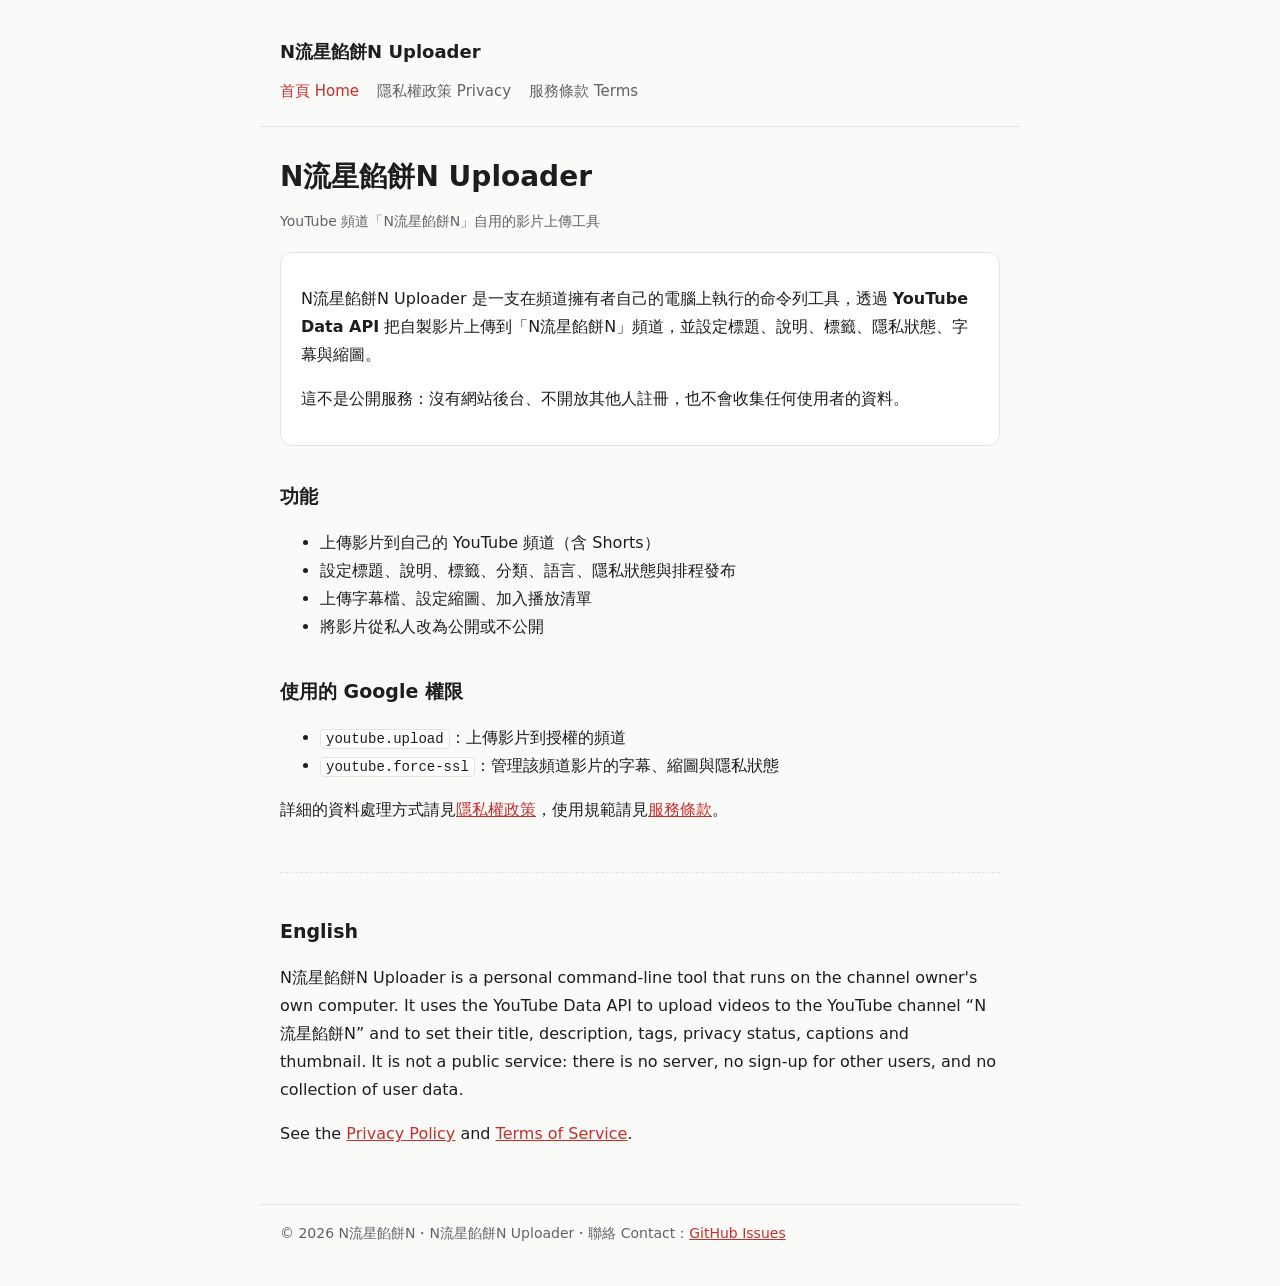
<file: index.html>
<!doctype html>
<html lang="zh-Hant">
<head>
<meta charset="utf-8">
<meta name="viewport" content="width=device-width,initial-scale=1">
<title>N流星餡餅N Uploader</title>
<link rel="stylesheet" href="style.css">
</head>
<body>
<header><a class="brand" href="./">N流星餡餅N Uploader</a><nav><a href="./" class="on">首頁 Home</a><a href="privacy.html">隱私權政策 Privacy</a><a href="terms.html">服務條款 Terms</a></nav></header>
<main>
<h1>N流星餡餅N Uploader</h1>
<p class="muted">YouTube 頻道「N流星餡餅N」自用的影片上傳工具</p>
<div class="card">
<p>N流星餡餅N Uploader 是一支在頻道擁有者自己的電腦上執行的命令列工具，透過 <strong>YouTube Data API</strong> 把自製影片上傳到「N流星餡餅N」頻道，並設定標題、說明、標籤、隱私狀態、字幕與縮圖。</p>
<p>這不是公開服務：沒有網站後台、不開放其他人註冊，也不會收集任何使用者的資料。</p>
</div>
<h2>功能</h2>
<ul>
<li>上傳影片到自己的 YouTube 頻道（含 Shorts）</li>
<li>設定標題、說明、標籤、分類、語言、隱私狀態與排程發布</li>
<li>上傳字幕檔、設定縮圖、加入播放清單</li>
<li>將影片從私人改為公開或不公開</li>
</ul>
<h2>使用的 Google 權限</h2>
<ul>
<li><code>youtube.upload</code>：上傳影片到授權的頻道</li>
<li><code>youtube.force-ssl</code>：管理該頻道影片的字幕、縮圖與隱私狀態</li>
</ul>
<p>詳細的資料處理方式請見<a href="privacy.html">隱私權政策</a>，使用規範請見<a href="terms.html">服務條款</a>。</p>
<section class="en">
<h2>English</h2>
<p>N流星餡餅N Uploader is a personal command-line tool that runs on the channel owner&#39;s own computer. It uses the YouTube Data API to upload videos to the YouTube channel &ldquo;N流星餡餅N&rdquo; and to set their title, description, tags, privacy status, captions and thumbnail. It is not a public service: there is no server, no sign-up for other users, and no collection of user data.</p>
<p>See the <a href="privacy.html">Privacy Policy</a> and <a href="terms.html">Terms of Service</a>.</p>
</section>
</main>
<footer>© 2026 N流星餡餅N・N流星餡餅N Uploader・聯絡 Contact：<a href="https://github.com/pingshian0131/youtube-uploader/issues">GitHub Issues</a></footer>
</body>
</html>
</file>
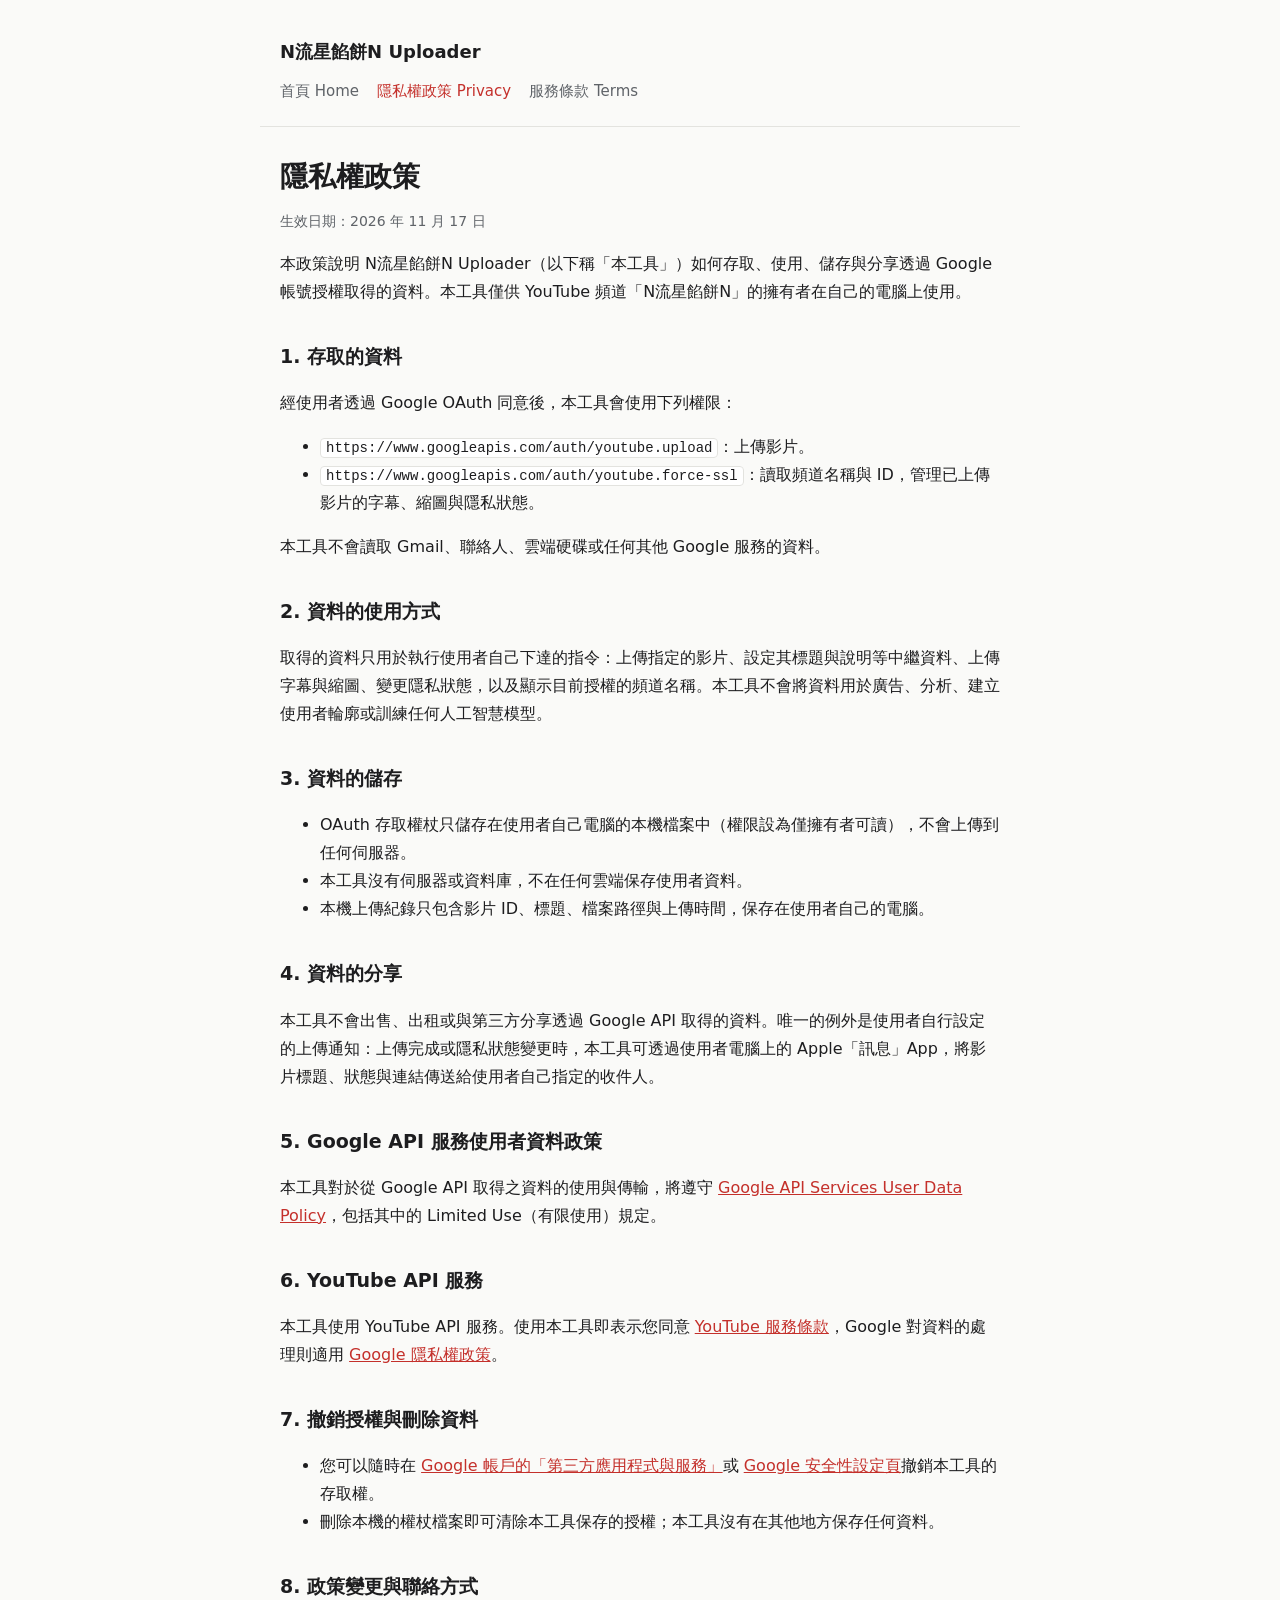
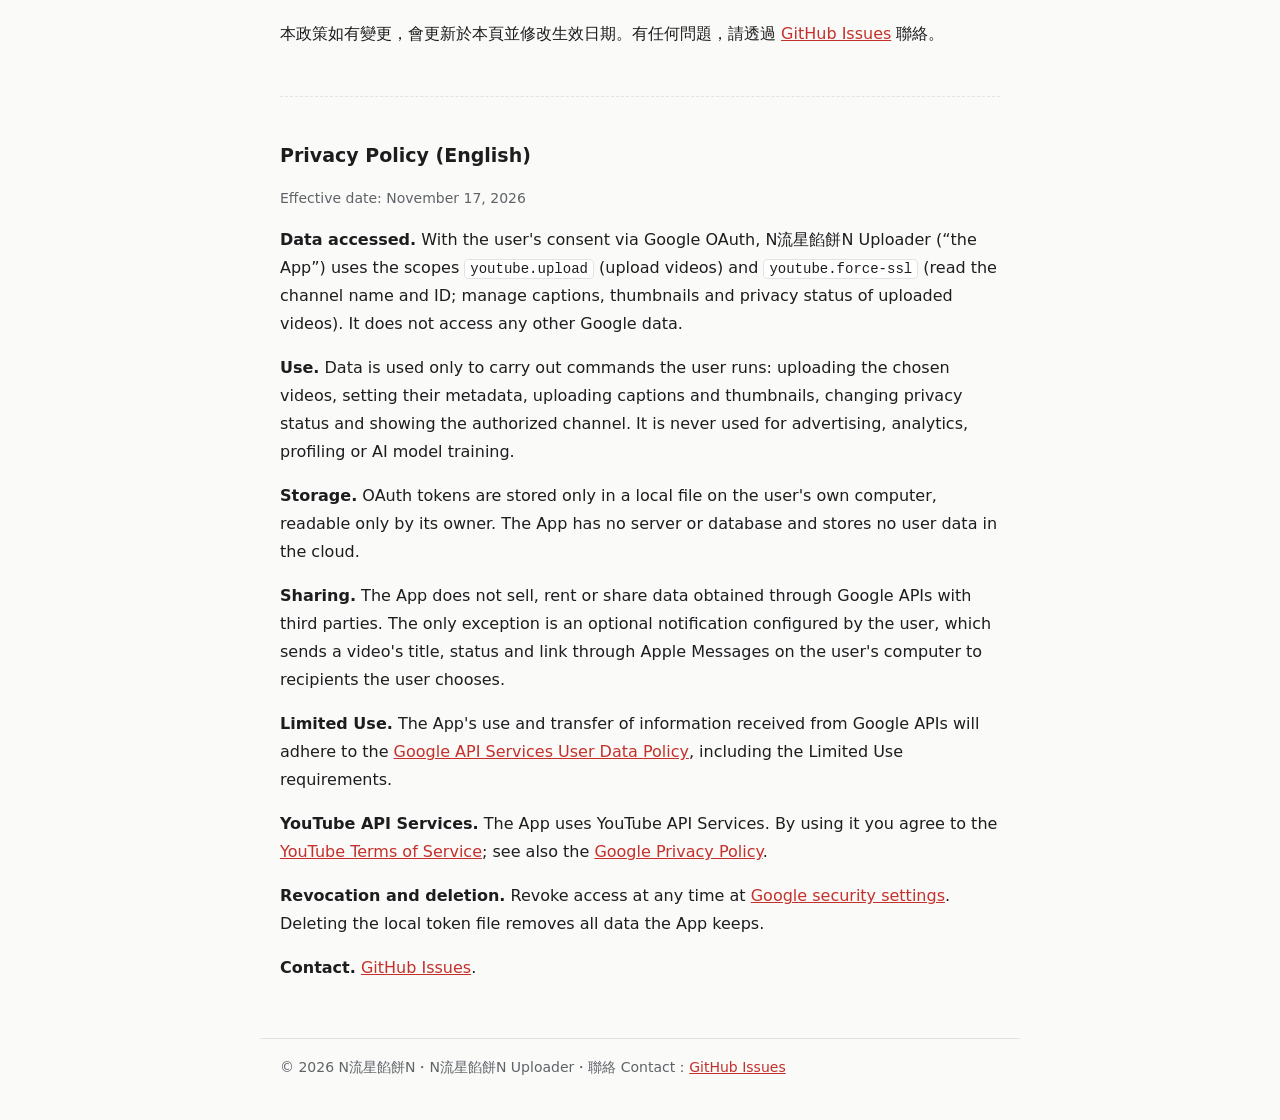
<file: privacy.html>
<!doctype html>
<html lang="zh-Hant">
<head>
<meta charset="utf-8">
<meta name="viewport" content="width=device-width,initial-scale=1">
<title>隱私權政策｜N流星餡餅N Uploader</title>
<link rel="stylesheet" href="style.css">
</head>
<body>
<header><a class="brand" href="./">N流星餡餅N Uploader</a><nav><a href="./">首頁 Home</a><a href="privacy.html" class="on">隱私權政策 Privacy</a><a href="terms.html">服務條款 Terms</a></nav></header>
<main>
<h1>隱私權政策</h1>
<p class="muted">生效日期：2026 年 11 月 17 日</p>
<p>本政策說明 N流星餡餅N Uploader（以下稱「本工具」）如何存取、使用、儲存與分享透過 Google 帳號授權取得的資料。本工具僅供 YouTube 頻道「N流星餡餅N」的擁有者在自己的電腦上使用。</p>
<h2>1. 存取的資料</h2>
<p>經使用者透過 Google OAuth 同意後，本工具會使用下列權限：</p>
<ul>
<li><code>https://www.googleapis.com/auth/youtube.upload</code>：上傳影片。</li>
<li><code>https://www.googleapis.com/auth/youtube.force-ssl</code>：讀取頻道名稱與 ID，管理已上傳影片的字幕、縮圖與隱私狀態。</li>
</ul>
<p>本工具不會讀取 Gmail、聯絡人、雲端硬碟或任何其他 Google 服務的資料。</p>
<h2>2. 資料的使用方式</h2>
<p>取得的資料只用於執行使用者自己下達的指令：上傳指定的影片、設定其標題與說明等中繼資料、上傳字幕與縮圖、變更隱私狀態，以及顯示目前授權的頻道名稱。本工具不會將資料用於廣告、分析、建立使用者輪廓或訓練任何人工智慧模型。</p>
<h2>3. 資料的儲存</h2>
<ul>
<li>OAuth 存取權杖只儲存在使用者自己電腦的本機檔案中（權限設為僅擁有者可讀），不會上傳到任何伺服器。</li>
<li>本工具沒有伺服器或資料庫，不在任何雲端保存使用者資料。</li>
<li>本機上傳紀錄只包含影片 ID、標題、檔案路徑與上傳時間，保存在使用者自己的電腦。</li>
</ul>
<h2>4. 資料的分享</h2>
<p>本工具不會出售、出租或與第三方分享透過 Google API 取得的資料。唯一的例外是使用者自行設定的上傳通知：上傳完成或隱私狀態變更時，本工具可透過使用者電腦上的 Apple「訊息」App，將影片標題、狀態與連結傳送給使用者自己指定的收件人。</p>
<h2>5. Google API 服務使用者資料政策</h2>
<p>本工具對於從 Google API 取得之資料的使用與傳輸，將遵守 <a href="https://developers.google.com/terms/api-services-user-data-policy">Google API Services User Data Policy</a>，包括其中的 Limited Use（有限使用）規定。</p>
<h2>6. YouTube API 服務</h2>
<p>本工具使用 YouTube API 服務。使用本工具即表示您同意 <a href="https://www.youtube.com/t/terms">YouTube 服務條款</a>，Google 對資料的處理則適用 <a href="https://policies.google.com/privacy">Google 隱私權政策</a>。</p>
<h2>7. 撤銷授權與刪除資料</h2>
<ul>
<li>您可以隨時在 <a href="https://myaccount.google.com/permissions">Google 帳戶的「第三方應用程式與服務」</a>或 <a href="https://security.google.com/settings/security/permissions">Google 安全性設定頁</a>撤銷本工具的存取權。</li>
<li>刪除本機的權杖檔案即可清除本工具保存的授權；本工具沒有在其他地方保存任何資料。</li>
</ul>
<h2>8. 政策變更與聯絡方式</h2>
<p>本政策如有變更，會更新於本頁並修改生效日期。有任何問題，請透過 <a href="https://github.com/pingshian0131/youtube-uploader/issues">GitHub Issues</a> 聯絡。</p>
<section class="en">
<h2>Privacy Policy (English)</h2>
<p class="muted">Effective date: November 17, 2026</p>
<p><strong>Data accessed.</strong> With the user&#39;s consent via Google OAuth, N流星餡餅N Uploader (&ldquo;the App&rdquo;) uses the scopes <code>youtube.upload</code> (upload videos) and <code>youtube.force-ssl</code> (read the channel name and ID; manage captions, thumbnails and privacy status of uploaded videos). It does not access any other Google data.</p>
<p><strong>Use.</strong> Data is used only to carry out commands the user runs: uploading the chosen videos, setting their metadata, uploading captions and thumbnails, changing privacy status and showing the authorized channel. It is never used for advertising, analytics, profiling or AI model training.</p>
<p><strong>Storage.</strong> OAuth tokens are stored only in a local file on the user&#39;s own computer, readable only by its owner. The App has no server or database and stores no user data in the cloud.</p>
<p><strong>Sharing.</strong> The App does not sell, rent or share data obtained through Google APIs with third parties. The only exception is an optional notification configured by the user, which sends a video&#39;s title, status and link through Apple Messages on the user&#39;s computer to recipients the user chooses.</p>
<p><strong>Limited Use.</strong> The App&#39;s use and transfer of information received from Google APIs will adhere to the <a href="https://developers.google.com/terms/api-services-user-data-policy">Google API Services User Data Policy</a>, including the Limited Use requirements.</p>
<p><strong>YouTube API Services.</strong> The App uses YouTube API Services. By using it you agree to the <a href="https://www.youtube.com/t/terms">YouTube Terms of Service</a>; see also the <a href="https://policies.google.com/privacy">Google Privacy Policy</a>.</p>
<p><strong>Revocation and deletion.</strong> Revoke access at any time at <a href="https://security.google.com/settings/security/permissions">Google security settings</a>. Deleting the local token file removes all data the App keeps.</p>
<p><strong>Contact.</strong> <a href="https://github.com/pingshian0131/youtube-uploader/issues">GitHub Issues</a>.</p>
</section>
</main>
<footer>© 2026 N流星餡餅N・N流星餡餅N Uploader・聯絡 Contact：<a href="https://github.com/pingshian0131/youtube-uploader/issues">GitHub Issues</a></footer>
</body>
</html>
</file>
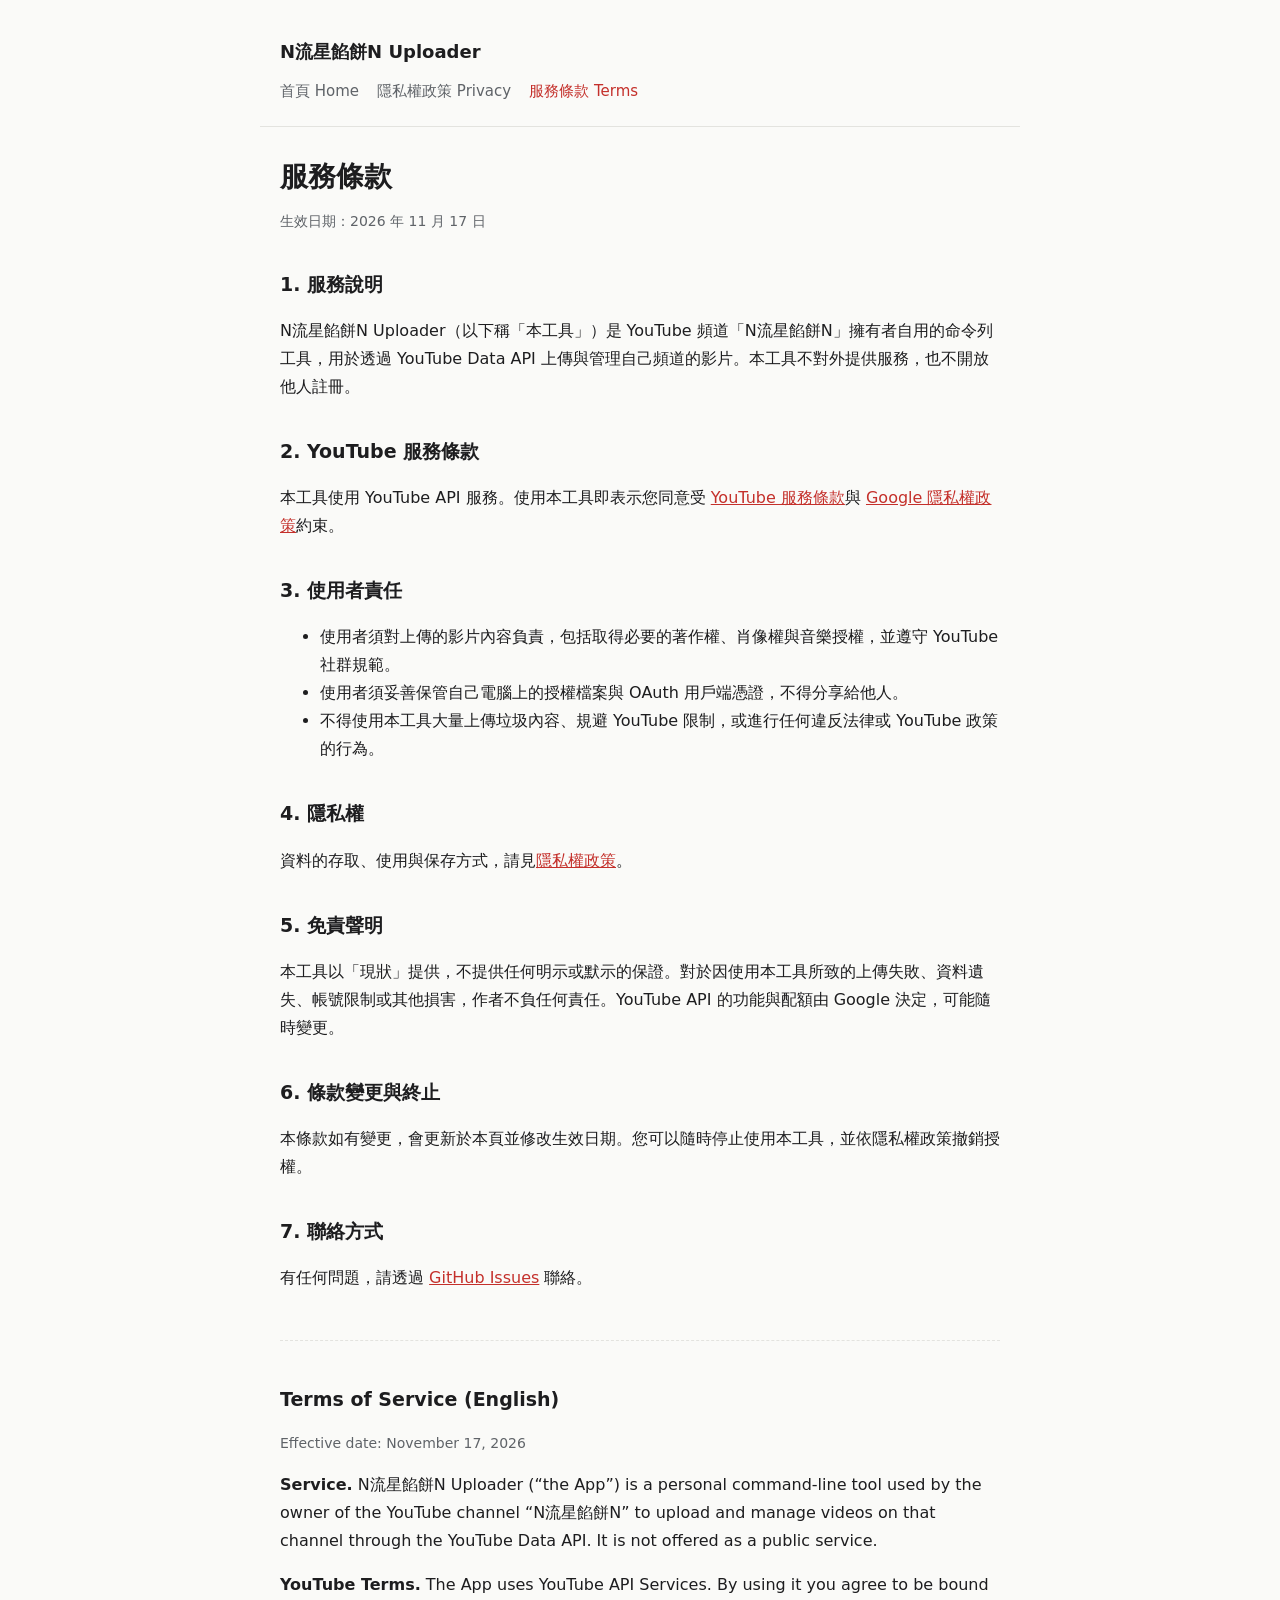
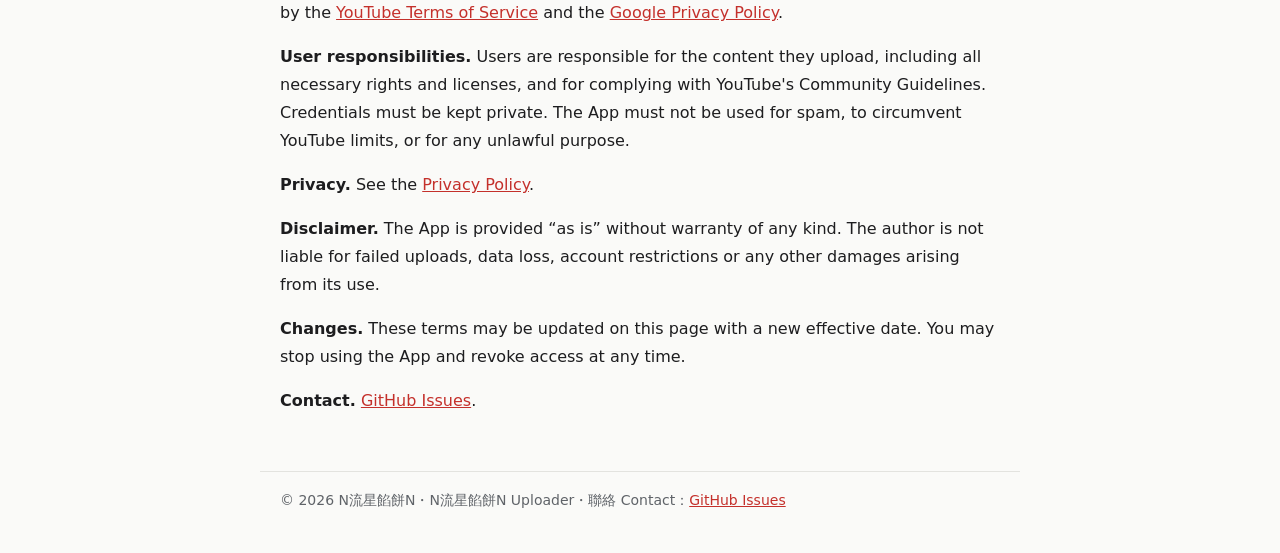
<file: terms.html>
<!doctype html>
<html lang="zh-Hant">
<head>
<meta charset="utf-8">
<meta name="viewport" content="width=device-width,initial-scale=1">
<title>服務條款｜N流星餡餅N Uploader</title>
<link rel="stylesheet" href="style.css">
</head>
<body>
<header><a class="brand" href="./">N流星餡餅N Uploader</a><nav><a href="./">首頁 Home</a><a href="privacy.html">隱私權政策 Privacy</a><a href="terms.html" class="on">服務條款 Terms</a></nav></header>
<main>
<h1>服務條款</h1>
<p class="muted">生效日期：2026 年 11 月 17 日</p>
<h2>1. 服務說明</h2>
<p>N流星餡餅N Uploader（以下稱「本工具」）是 YouTube 頻道「N流星餡餅N」擁有者自用的命令列工具，用於透過 YouTube Data API 上傳與管理自己頻道的影片。本工具不對外提供服務，也不開放他人註冊。</p>
<h2>2. YouTube 服務條款</h2>
<p>本工具使用 YouTube API 服務。使用本工具即表示您同意受 <a href="https://www.youtube.com/t/terms">YouTube 服務條款</a>與 <a href="https://policies.google.com/privacy">Google 隱私權政策</a>約束。</p>
<h2>3. 使用者責任</h2>
<ul>
<li>使用者須對上傳的影片內容負責，包括取得必要的著作權、肖像權與音樂授權，並遵守 YouTube 社群規範。</li>
<li>使用者須妥善保管自己電腦上的授權檔案與 OAuth 用戶端憑證，不得分享給他人。</li>
<li>不得使用本工具大量上傳垃圾內容、規避 YouTube 限制，或進行任何違反法律或 YouTube 政策的行為。</li>
</ul>
<h2>4. 隱私權</h2>
<p>資料的存取、使用與保存方式，請見<a href="privacy.html">隱私權政策</a>。</p>
<h2>5. 免責聲明</h2>
<p>本工具以「現狀」提供，不提供任何明示或默示的保證。對於因使用本工具所致的上傳失敗、資料遺失、帳號限制或其他損害，作者不負任何責任。YouTube API 的功能與配額由 Google 決定，可能隨時變更。</p>
<h2>6. 條款變更與終止</h2>
<p>本條款如有變更，會更新於本頁並修改生效日期。您可以隨時停止使用本工具，並依隱私權政策撤銷授權。</p>
<h2>7. 聯絡方式</h2>
<p>有任何問題，請透過 <a href="https://github.com/pingshian0131/youtube-uploader/issues">GitHub Issues</a> 聯絡。</p>
<section class="en">
<h2>Terms of Service (English)</h2>
<p class="muted">Effective date: November 17, 2026</p>
<p><strong>Service.</strong> N流星餡餅N Uploader (&ldquo;the App&rdquo;) is a personal command-line tool used by the owner of the YouTube channel &ldquo;N流星餡餅N&rdquo; to upload and manage videos on that channel through the YouTube Data API. It is not offered as a public service.</p>
<p><strong>YouTube Terms.</strong> The App uses YouTube API Services. By using it you agree to be bound by the <a href="https://www.youtube.com/t/terms">YouTube Terms of Service</a> and the <a href="https://policies.google.com/privacy">Google Privacy Policy</a>.</p>
<p><strong>User responsibilities.</strong> Users are responsible for the content they upload, including all necessary rights and licenses, and for complying with YouTube&#39;s Community Guidelines. Credentials must be kept private. The App must not be used for spam, to circumvent YouTube limits, or for any unlawful purpose.</p>
<p><strong>Privacy.</strong> See the <a href="privacy.html">Privacy Policy</a>.</p>
<p><strong>Disclaimer.</strong> The App is provided &ldquo;as is&rdquo; without warranty of any kind. The author is not liable for failed uploads, data loss, account restrictions or any other damages arising from its use.</p>
<p><strong>Changes.</strong> These terms may be updated on this page with a new effective date. You may stop using the App and revoke access at any time.</p>
<p><strong>Contact.</strong> <a href="https://github.com/pingshian0131/youtube-uploader/issues">GitHub Issues</a>.</p>
</section>
</main>
<footer>© 2026 N流星餡餅N・N流星餡餅N Uploader・聯絡 Contact：<a href="https://github.com/pingshian0131/youtube-uploader/issues">GitHub Issues</a></footer>
</body>
</html>
</file>
<file: style.css>
:root{--bg:#fafaf8;--fg:#1d1d1f;--muted:#5f6368;--line:#e3e3df;--accent:#c4302b;--card:#fff}
@media (prefers-color-scheme:dark){:root{--bg:#151516;--fg:#ececec;--muted:#a0a0a6;--line:#2c2c2f;--accent:#ff6b63;--card:#1e1e20}}
*{box-sizing:border-box}
body{margin:0;background:var(--bg);color:var(--fg);font:16px/1.75 -apple-system,"PingFang TC","Noto Sans TC",system-ui,sans-serif}
header,main,footer{max-width:760px;margin:0 auto;padding:0 20px}
header{padding-top:36px;padding-bottom:8px;border-bottom:1px solid var(--line)}
header a.brand{font-weight:700;font-size:18px;color:var(--fg);text-decoration:none}
nav{margin:10px 0 14px;display:flex;gap:18px;flex-wrap:wrap;font-size:15px}
nav a{color:var(--muted);text-decoration:none}nav a.on,nav a:hover{color:var(--accent)}
h1{font-size:28px;line-height:1.3;margin:32px 0 6px}
h2{font-size:19px;margin:34px 0 8px}
p,li{color:var(--fg)}.muted{color:var(--muted);font-size:14px}
a{color:var(--accent)}
.card{background:var(--card);border:1px solid var(--line);border-radius:12px;padding:16px 20px;margin:18px 0}
.en{border-top:1px dashed var(--line);margin-top:48px;padding-top:8px}
footer{border-top:1px solid var(--line);margin-top:56px;padding-top:16px;padding-bottom:40px;font-size:14px;color:var(--muted)}
code{background:var(--card);border:1px solid var(--line);border-radius:4px;padding:1px 5px;font-size:14px}
</file>
